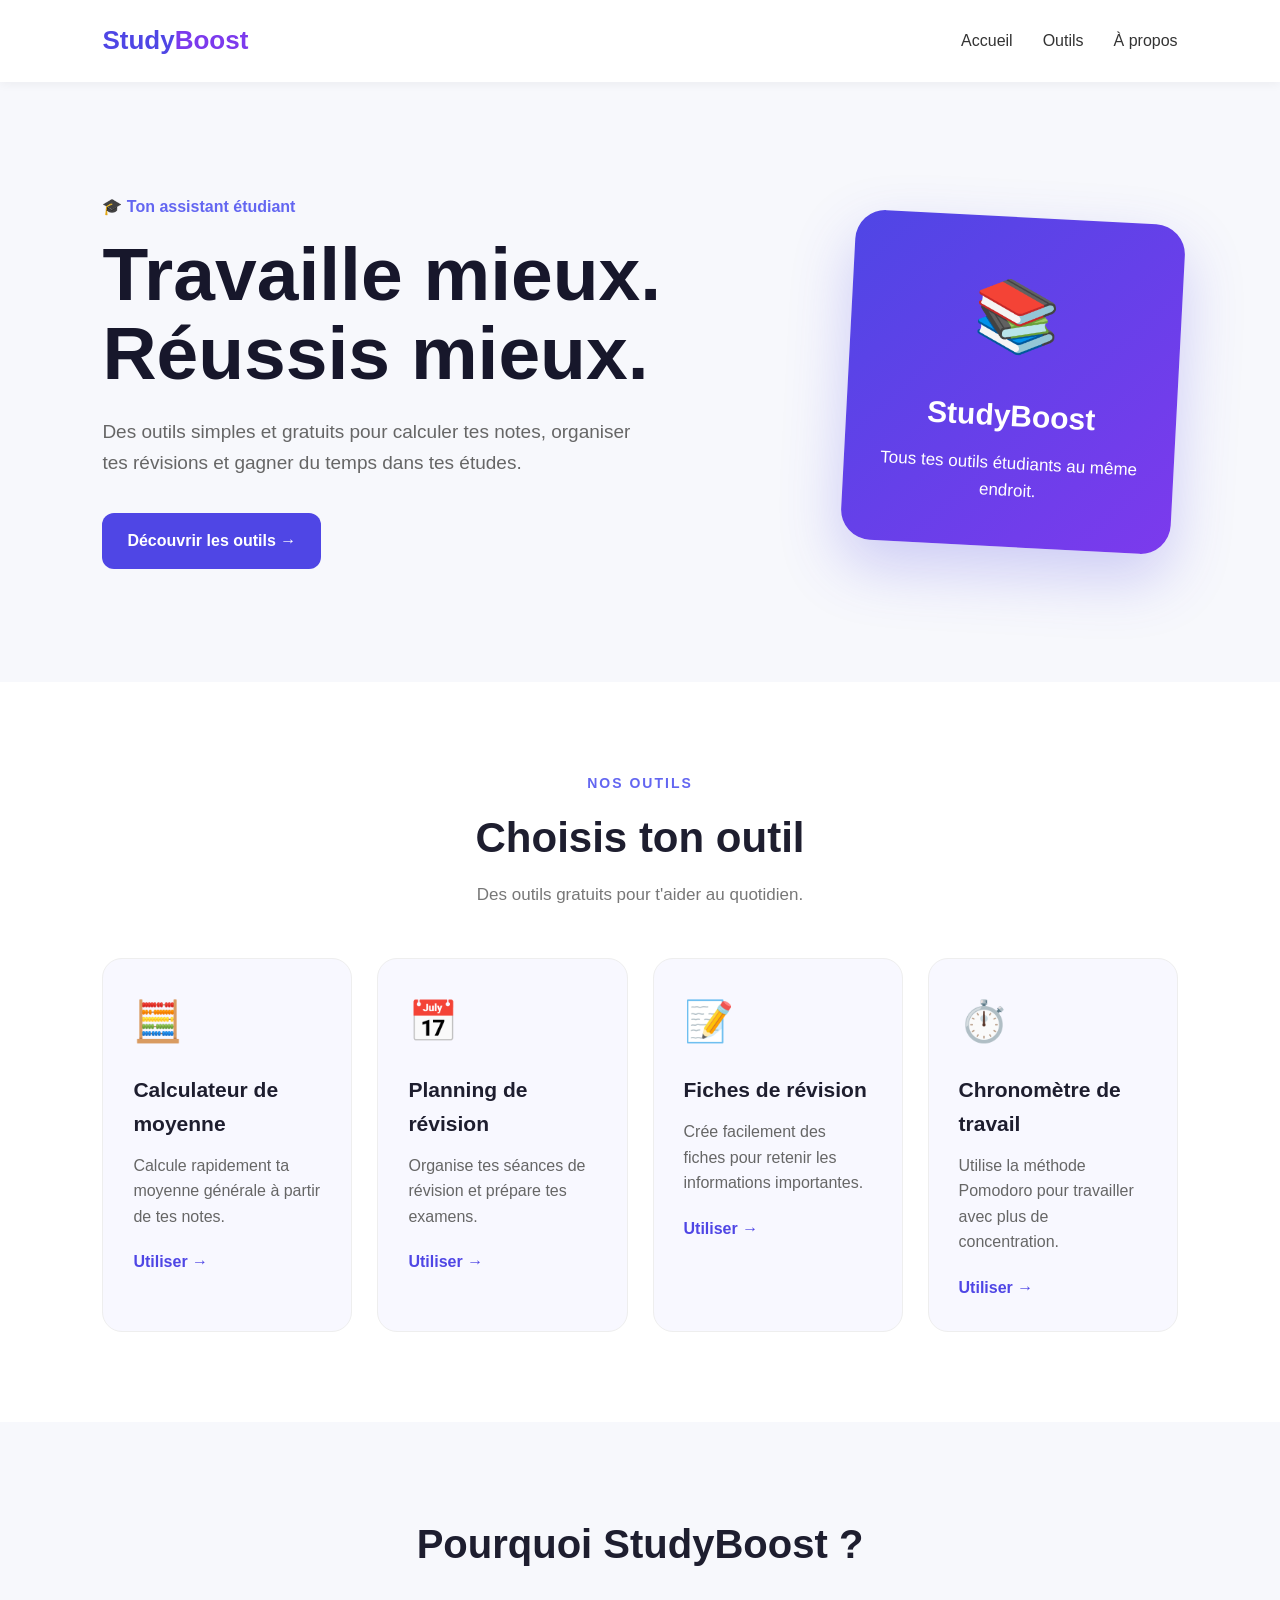
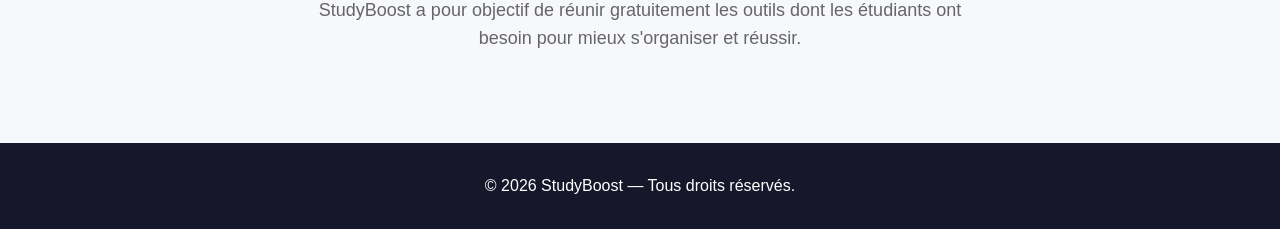
<file: index.html>
<!DOCTYPE html>
<html lang="fr">

<head>
    <meta charset="UTF-8">

    <meta name="viewport" content="width=device-width, initial-scale=1.0">

    <title>StudyBoost - Outils pour étudiants</title>

    <meta
        name="description"
        content="StudyBoost propose des outils gratuits pour aider les étudiants à mieux travailler, réviser et s'organiser."
    >
<meta name="robots" content="index, follow">

<link rel="canonical"
      href="https://seriemmanuel50-hue.github.io/studyboost/">
    <link rel="stylesheet" href="style.css">
</head>

<body>

    <!-- En-tête du site -->
    <header>

        <div class="logo">
            Study<span>Boost</span>
        </div>

        <nav>
            <a href="#accueil">Accueil</a>
            <a href="#outils">Outils</a>
            <a href="#apropos">À propos</a>
        </nav>

    </header>


    <!-- Page d'accueil -->
    <main>

        <section id="accueil" class="hero">

            <div class="hero-text">

                <p class="petit-titre">
                    🎓 Ton assistant étudiant
                </p>

                <h1>
                    Travaille mieux.
                    <br>
                    Réussis mieux.
                </h1>

                <p class="description">
                    Des outils simples et gratuits pour calculer
                    tes notes, organiser tes révisions et gagner
                    du temps dans tes études.
                </p>

                <a href="#outils" class="bouton">
                    Découvrir les outils →
                </a>

            </div>


            <div class="hero-card">

                <div class="emoji">
                    📚
                </div>

                <h2>
                    StudyBoost
                </h2>

                <p>
                    Tous tes outils étudiants
                    au même endroit.
                </p>

            </div>

        </section>


        <!-- Section des outils -->
        <section id="outils">

            <div class="section-titre">

                <p>
                    NOS OUTILS
                </p>

                <h2>
                    Choisis ton outil
                </h2>

                <span>
                    Des outils gratuits pour t'aider
                    au quotidien.
                </span>

            </div>


            <div class="outils-container">


                <!-- Calculateur de moyenne -->
                <article class="outil">

                    <div class="icone">
                        🧮
                    </div>

                    <h3>
                        Calculateur de moyenne
                    </h3>

                    <p>
                        Calcule rapidement ta moyenne
                        générale à partir de tes notes.
                    </p>

                    <button onclick="ouvrirOutil('moyenne')">
                        Utiliser →
                    </button>

                </article>


                <!-- Planning -->
                <article class="outil">

                    <div class="icone">
                        📅
                    </div>

                    <h3>
                        Planning de révision
                    </h3>

                    <p>
                        Organise tes séances de révision
                        et prépare tes examens.
                    </p>

                    <button onclick="ouvrirOutil('planning')">
                        Utiliser →
                    </button>

                </article>


                <!-- Fiches -->
                <article class="outil">

                    <div class="icone">
                        📝
                    </div>

                    <h3>
                        Fiches de révision
                    </h3>

                    <p>
                        Crée facilement des fiches pour
                        retenir les informations importantes.
                    </p>

                    <button onclick="ouvrirOutil('fiches')">
                        Utiliser →
                    </button>

                </article>


                <!-- Chronomètre -->
                <article class="outil">

                    <div class="icone">
                        ⏱️
                    </div>

                    <h3>
                        Chronomètre de travail
                    </h3>

                    <p>
                        Utilise la méthode Pomodoro pour
                        travailler avec plus de concentration.
                    </p>

                    <button onclick="ouvrirOutil('chrono')">
                        Utiliser →
                    </button>

                </article>

            </div>

        </section>


        <!-- À propos -->
        <section id="apropos" class="apropos">

            <h2>
                Pourquoi StudyBoost ?
            </h2>

            <p>
                StudyBoost a pour objectif de réunir
                gratuitement les outils dont les étudiants
                ont besoin pour mieux s'organiser et réussir.
            </p>

        </section>

    </main>


    <!-- Pied de page -->
    <footer>

        <p>
            © 2026 StudyBoost — Tous droits réservés.
        </p>

    </footer>


    <!-- JavaScript -->
    <script src="script.js"></script>

</body>

</html>
</file>
<file: style.css>
/* ================================
   RÉINITIALISATION
================================ */

* {
    margin: 0;
    padding: 0;
    box-sizing: border-box;
}


/* ================================
   PAGE
================================ */

body {
    font-family: Arial, sans-serif;
    background: #f7f8fc;
    color: #1e1e2f;
    line-height: 1.6;
}


/* ================================
   EN-TÊTE
================================ */

header {
    width: 100%;
    padding: 20px 8%;

    display: flex;
    justify-content: space-between;
    align-items: center;

    background: white;

    box-shadow: 0 2px 10px rgba(0, 0, 0, 0.05);

    position: sticky;
    top: 0;
    z-index: 100;
}


/* Logo */

.logo {
    font-size: 26px;
    font-weight: bold;
    color: #4f46e5;
}

.logo span {
    color: #7c3aed;
}


/* Menu */

nav {
    display: flex;
    gap: 30px;
}

nav a {
    text-decoration: none;
    color: #333;
    font-weight: 500;
}

nav a:hover {
    color: #4f46e5;
}


/* ================================
   ACCUEIL
================================ */

.hero {
    min-height: 600px;

    padding: 80px 8%;

    display: flex;
    justify-content: space-between;
    align-items: center;

    gap: 50px;
}


/* Texte */

.hero-text {
    max-width: 600px;
}

.petit-titre {
    color: #6366f1;
    font-weight: bold;
    margin-bottom: 15px;
}

.hero h1 {
    font-size: clamp(45px, 6vw, 75px);

    line-height: 1.05;

    margin-bottom: 25px;

    color: #17172b;
}

.description {
    font-size: 19px;

    color: #666;

    margin-bottom: 35px;

    max-width: 550px;
}


/* ================================
   BOUTON
================================ */

.bouton {
    display: inline-block;

    padding: 15px 25px;

    background: #4f46e5;

    color: white;

    text-decoration: none;

    border-radius: 12px;

    font-weight: bold;

    transition: 0.3s;
}

.bouton:hover {
    transform: translateY(-3px);

    background: #4338ca;
}


/* ================================
   CARTE HERO
================================ */

.hero-card {
    width: 330px;
    height: 330px;

    border-radius: 30px;

    background: linear-gradient(
        135deg,
        #4f46e5,
        #7c3aed
    );

    color: white;

    display: flex;

    flex-direction: column;

    justify-content: center;

    align-items: center;

    text-align: center;

    padding: 30px;

    box-shadow:
        0 25px 60px rgba(79, 70, 229, 0.25);

    transform: rotate(3deg);
}

.hero-card .emoji {
    font-size: 70px;

    margin-bottom: 20px;
}

.hero-card h2 {
    font-size: 30px;

    margin-bottom: 10px;
}

.hero-card p {
    font-size: 17px;
}


/* ================================
   SECTION OUTILS
================================ */

#outils {
    padding: 90px 8%;

    background: white;
}

.section-titre {
    text-align: center;

    margin-bottom: 50px;
}

.section-titre p {
    color: #6366f1;

    font-weight: bold;

    font-size: 14px;

    letter-spacing: 2px;
}

.section-titre h2 {
    font-size: 42px;

    margin: 10px 0;
}

.section-titre span {
    color: #777;

    font-size: 17px;
}


/* ================================
   CARTES OUTILS
================================ */

.outils-container {
    display: grid;

    grid-template-columns:
        repeat(4, 1fr);

    gap: 25px;
}

.outil {
    background: #f8f8ff;

    padding: 30px;

    border-radius: 20px;

    border: 1px solid #eee;

    transition: 0.3s;
}

.outil:hover {
    transform: translateY(-7px);

    box-shadow:
        0 15px 40px rgba(0, 0, 0, 0.08);
}

.icone {
    font-size: 40px;

    margin-bottom: 20px;
}

.outil h3 {
    font-size: 21px;

    margin-bottom: 12px;
}

.outil p {
    color: #666;

    margin-bottom: 20px;
}


/* Boutons des outils */

.outil button {
    border: none;

    background: transparent;

    color: #4f46e5;

    font-size: 16px;

    font-weight: bold;

    cursor: pointer;

    padding: 0;
}

.outil button:hover {
    color: #7c3aed;
}


/* ================================
   À PROPOS
================================ */

.apropos {
    padding: 90px 8%;

    text-align: center;

    max-width: 900px;

    margin: auto;
}

.apropos h2 {
    font-size: 40px;

    margin-bottom: 20px;
}

.apropos p {
    color: #666;

    font-size: 18px;
}


/* ================================
   PIED DE PAGE
================================ */

footer {
    background: #17172b;

    color: white;

    text-align: center;

    padding: 30px;
}


/* ================================
   TÉLÉPHONE
================================ */

@media (max-width: 900px) {

    .hero {
        flex-direction: column;

        text-align: center;

        padding-top: 60px;
    }

    .description {
        margin-left: auto;
        margin-right: auto;
    }

    .outils-container {
        grid-template-columns:
            repeat(2, 1fr);
    }

}


@media (max-width: 600px) {

    header {
        padding: 18px 5%;
    }

    nav {
        gap: 12px;
    }

    nav a {
        font-size: 13px;
    }

    .hero {
        padding: 50px 5%;
    }

    .hero-card {
        width: 280px;
        height: 280px;
    }

    #outils {
        padding: 60px 5%;
    }

    .outils-container {
        grid-template-columns: 1fr;
    }

    .section-titre h2 {
        font-size: 32px;
    }

}
/* ==========================================
   FENÊTRES DES OUTILS
========================================== */

#fenetre-moyenne,
#fenetre-planning {

    position: fixed;

    inset: 0;

    z-index: 1000;

    background: rgba(0, 0, 0, 0.6);

    display: flex;

    justify-content: center;

    align-items: center;

    padding: 20px;
}


.calculateur,
.planning {

    position: relative;

    width: 100%;

    max-width: 500px;

    max-height: 90vh;

    overflow-y: auto;

    background: white;

    border-radius: 25px;

    padding: 30px;

    box-shadow:
        0 20px 60px rgba(0, 0, 0, 0.25);

}


.calculateur h2,
.planning h2 {

    margin-bottom: 10px;

    color: #4f46e5;
}


.calculateur p,
.planning p {

    color: #666;

    margin-bottom: 20px;
}


/* Bouton fermer */

.fermer {

    position: absolute;

    top: 15px;

    right: 15px;

    border: none;

    background: #f1f1f1;

    width: 35px;

    height: 35px;

    border-radius: 50%;

    cursor: pointer;

    font-size: 18px;
}


/* Champs */

.planning input {

    width: 100%;

    padding: 14px;

    margin-bottom: 12px;

    border: 1px solid #ddd;

    border-radius: 10px;

    font-size: 16px;

    outline: none;
}


.planning input:focus {

    border-color: #4f46e5;
}


/* Boutons */

.calculer,
.ajouter {

    width: 100%;

    padding: 14px;

    border: none;

    border-radius: 10px;

    background: #4f46e5;

    color: white;

    font-weight: bold;

    cursor: pointer;

    margin-top: 10px;
}


/* Matières du planning */

.matiere-planning {

    display: flex;

    justify-content: space-between;

    align-items: center;

    padding: 15px;

    margin-top: 12px;

    background: #f5f5ff;

    border-radius: 12px;

    border-left: 4px solid #4f46e5;
}


.matiere-planning span {

    color: #4f46e5;

    font-weight: bold;
}
/* ==========================================
   GÉNÉRATEUR DE FICHES
========================================== */

#fenetre-fiches {

    position: fixed;

    inset: 0;

    z-index: 1000;

    background: rgba(0, 0, 0, 0.6);

    display: flex;

    justify-content: center;

    align-items: center;

    padding: 20px;
}


.fiches {

    position: relative;

    width: 100%;

    max-width: 600px;

    max-height: 90vh;

    overflow-y: auto;

    background: white;

    border-radius: 25px;

    padding: 30px;

    box-shadow:
        0 20px 60px rgba(0, 0, 0, 0.25);
}


.fiches h2 {

    color: #4f46e5;

    margin-bottom: 10px;
}


.fiches p {

    color: #666;

    margin-bottom: 20px;
}


.fiches input,
.fiches textarea {

    width: 100%;

    padding: 14px;

    margin-bottom: 15px;

    border: 1px solid #ddd;

    border-radius: 10px;

    font-size: 16px;

    font-family: Arial, sans-serif;

    outline: none;
}


.fiches textarea {

    min-height: 130px;

    resize: vertical;
}


.fiches input:focus,
.fiches textarea:focus {

    border-color: #4f46e5;
}


.fiche-resultat {

    margin-top: 25px;

    padding: 25px;

    background: #f5f5ff;

    border-radius: 15px;

    border-left: 5px solid #4f46e5;
}


.fiche-resultat h3 {

    color: #4f46e5;

    font-size: 25px;

    margin-bottom: 20px;
}


.fiche-resultat h4 {

    margin-top: 15px;

    margin-bottom: 8px;

    color: #333;
}
/* ==========================================
   CHRONOMÈTRE POMODORO
========================================== */

#fenetre-chrono {

    position: fixed;

    inset: 0;

    z-index: 1000;

    background: rgba(0, 0, 0, 0.6);

    display: flex;

    justify-content: center;

    align-items: center;

    padding: 20px;
}


.chrono {

    position: relative;

    width: 100%;

    max-width: 450px;

    background: white;

    border-radius: 25px;

    padding: 40px 30px;

    text-align: center;

    box-shadow:
        0 20px 60px rgba(0, 0, 0, 0.25);
}


.chrono h2 {

    color: #4f46e5;

    font-size: 30px;

    margin-bottom: 10px;
}


.chrono p {

    color: #666;

    margin-bottom: 25px;
}


#temps {

    font-size: 70px;

    font-weight: bold;

    color: #4f46e5;

    margin: 25px 0;
}


.boutons-chrono {

    display: flex;

    flex-direction: column;

    gap: 10px;
}


.boutons-chrono button {

    padding: 14px;

    border: none;

    border-radius: 10px;

    background: #4f46e5;

    color: white;

    font-size: 16px;

    font-weight: bold;

    cursor: pointer;
}


.boutons-chrono button:hover {

    background: #4338ca;
}
</file>
